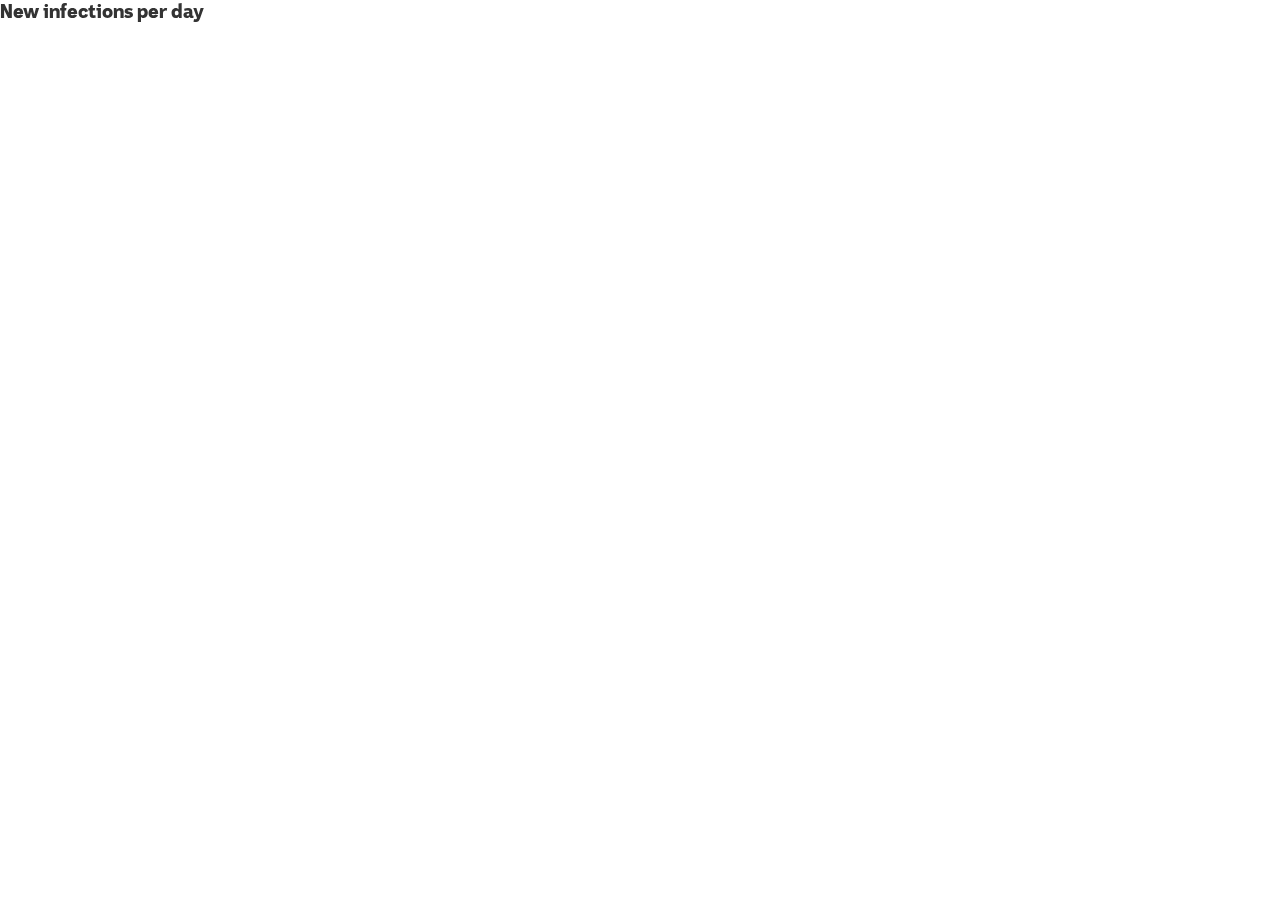
<file: index.html>
<!DOCTYPE html>
<html>
  <body>
    <script>
      // temporary redirect
      window.location = "https://markusmannheim.github.io/act-coronavirus-teaser/charts.html?field=new";
    </script>
  </body>
</html>
</file>
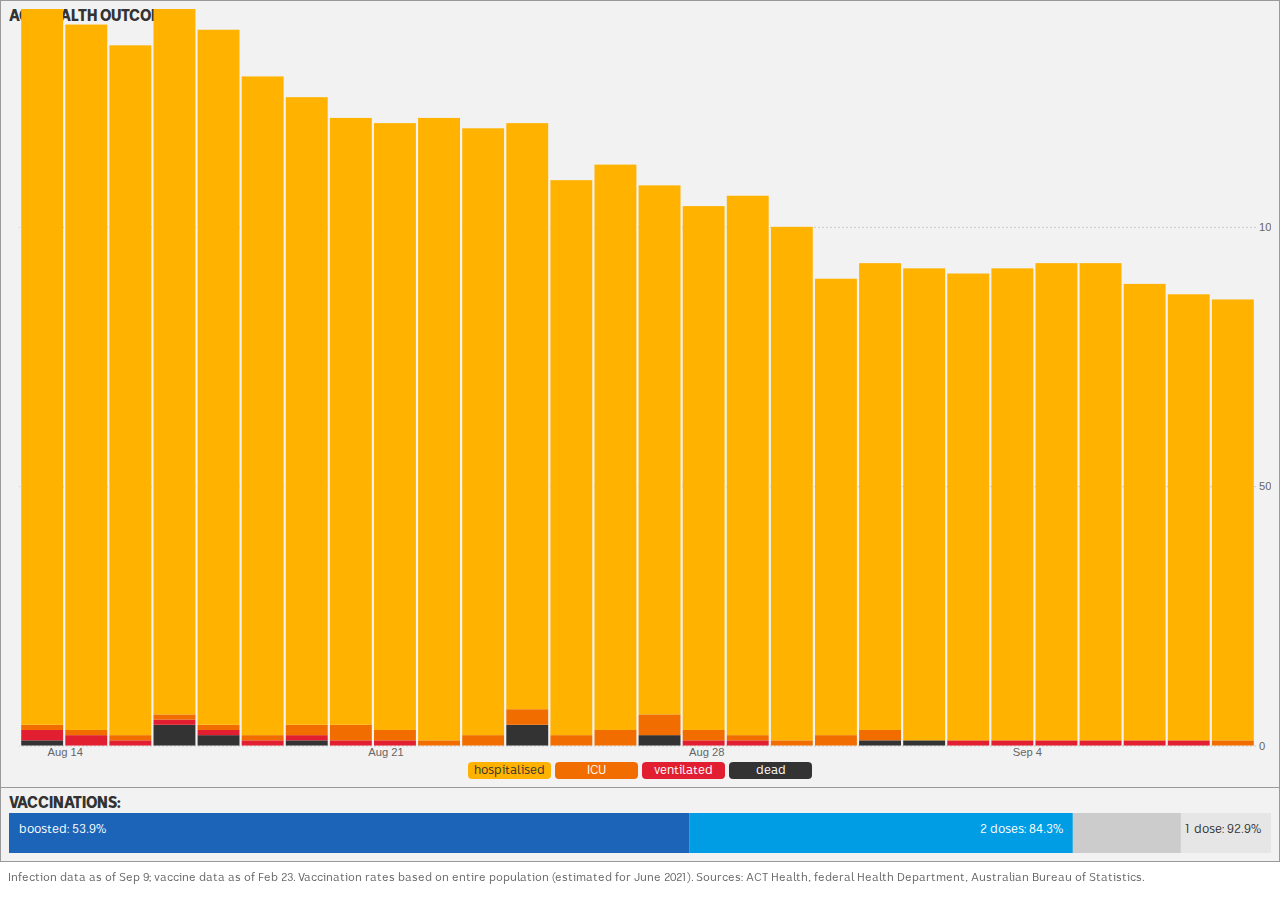
<file: index_old.html>
<!DOCTYPE html>
<html>
  <head>
    <!-- Google Analytics -->
    <script async src="https://www.googletagmanager.com/gtag/js?id=UA-155991615-1"></script>
    <script>
      window.dataLayer = window.dataLayer || [];
      function gtag(){dataLayer.push(arguments);}
      gtag("js", new Date());
      gtag("config", "UA-155991615-1");
    </script>

    <!-- metaphysics -->
    <meta charset="utf-8">
    <title>ACT COVID-19 snapshot</title>
    <meta name="author" content="Markus Mannheim">
    <meta name="keywords" content="covid19, coronavirus, canberra, act, abc, updates, statistics, data">
    <meta name="viewport" content="width=device-width, initial-scale=1.0">

    <!-- stuff for scrapers -->
    <meta property="og:title" content="ACT COVID-19 snapshot">
    <meta property="og:description" content="Visualising the disease and vaccine progress in Canberra.">
    <meta property="og:image" content="https://markusmannheim.github.io/act-coronavirus-teaser/resources/graph.jpg">
    <meta property="og:url" content="https://markusmannheim.github.io/act-coronavirus-teaser/">
    <meta property="og:type" content="website">
    <meta property="twitter:card" content="summary_large_image">
    <meta property="twitter:site" content="@MarkusMannheim">
    <meta property="twitter:creator" content="@MarkusMannheim">

    <!-- scripts -->
    <script src="./resources/d3.v7.min.js"></script>
    <link href="./resources/style.css" rel="stylesheet">
    <link href="./resources/abcLogo64.png" rel="icon">
  </head>

  <body>
    <div id="container">
      <div id="subcontainer">
        <div id="outcomeDiv">
          <svg id="outcomeChart" width=0 height=0>
            <g id="outcomeAxisGroup">
              <g id="outcomeXAxisGroup" class="axis"></g>
              <g id="outcomeYAxisGroup" class="axis"></g>
            </g>
            <g id="outcomeChartGroup">
              <text class="chartLabel">ACT HEALTH OUTCOMES:</text>
            </g>
          </svg>

          <div id="outcomeLegend">
            <div class="legend" id="legendHospitalised">hospitalised</div>
            <div class="legend" id="legendIntensiveCare">ICU</div>
            <div class="legend" id="legendVentilated">ventilated</div>
            <div class="legend" id="legendDeaths">dead</div>
          </div>
        </div>
        <div id="vaccineDiv">
          <svg id="vaccineChart" width=0 height=0>
            <g id="vaccineChartGroup">
              <rect id="vaccineBackground"></rect>
              <text class="chartLabel">VACCINATIONS:</text>
            </g>
          </svg>
        </div>
      </div>

      <div id="notes">Infection data as of <span id='caseDate'></span>; vaccine data as of <span id='vaxDate'></span>.
        Vaccination rates based on entire population (estimated for June 2021).
        Sources: ACT Health, federal Health Department, Australian Bureau of Statistics.</div>
    </div>

    <script>
      // page elements
      container = d3.select("#container");
      subcontainer = d3.select("#subcontainer");
      outcomeDiv = d3.select("#outcomeDiv");
      outcomeChart = d3.select("#outcomeChart");
      outcomeChartGroup = d3.select("#outcomeChartGroup");
      outcomeAxisGroup = d3.select("#outcomeAxisGroup");
      outcomeXAxisGroup = d3.select("#outcomeXAxisGroup");
      outcomeYAxisGroup = d3.select("#outcomeYAxisGroup");
      vaccineDiv = d3.select("#vaccineDiv");
      vaccineChart = d3.select("#vaccineChart");
      vaccineChartGroup = d3.select("#vaccineChartGroup");
      vaccineBackground = d3.select("#vaccineBackground");
      caseDate = d3.select("#caseDate");
      vaxDate = d3.select("#vaxDate");

      // load data
      Promise.all([
        d3.csv("./data/caseData.csv"),
        d3.csv("./data/vaxData.csv")
      ])
        .then(function(data) {

          // format data
          caseData = data[0]
            .map(function(d) {
              for (i in Object.keys(d)) {
                if (Object.keys(d)[i] == "date") {
                  d.date = new Date(d[Object.keys(d)[i]]);
                } else {
                  d[Object.keys(d)[i]] = +d[Object.keys(d)[i]];
                }
              }
              return d;
            });

          vaxData = data[1][0];
          for (i in Object.keys(vaxData)) {
            if (Object.keys(vaxData)[i] == "date") {
              vaxData.date = new Date(vaxData.date);
            } else {
              vaxData[Object.keys(vaxData)[i]] = +vaxData[Object.keys(vaxData)[i]];
            }
          }

          // update info fields with dates
          lastCaseDate = caseData[caseData.length - 1].date;
          caseDate.text(d3.timeFormat("%b %-d")(lastCaseDate));
          lastVaxDate = vaxData.date;
          vaxDate.text(d3.timeFormat("%b %-d")(lastVaxDate));

          // draw outcome chart
          chartData = caseData
            .filter(function(d) {
               return lastCaseDate - d.date < (28 * 24 * 60 * 60 * 1000);
            })
            .map(function(d) {
              return {
                date: d.date,
                dead: d.dead,
                ventilated: d.ventilated,
                "intensive care": d["intensive care"] - d.ventilated,
                hospitalised: d.hospitalised - d["intensive care"]
              };
            });

          stack = d3.stack()
            .keys(["dead", "ventilated", "intensive care", "hospitalised"])
            (chartData);

          outcomeX = d3.scaleTime()
            .domain(d3.extent(chartData, function(d) { return d.date; }));
          outcomeXBars = d3.scaleBand()
            .domain(chartData.map(function(d) { return d.date; }))
            .padding(.05);
          outcomeY = d3.scaleLinear()
            .domain([0, d3.max(chartData, function(d) { return d.hospitalised + d["intensive care"] + d.ventilated + d.dead; })]);

          outcomeXAxis = d3.axisBottom(outcomeX)
            .ticks(3, "%b %-d")
            .tickSize(0);
          outcomeYAxis = d3.axisRight(outcomeY)
            .ticks(3, "1s")
            .tickSize(0);

          layers = outcomeChartGroup
            .selectAll(".layer")
              .data(stack)
            .enter().append("g")
              .attr("class", function(d) { return d.key.replace(" ", "") + " layer"; });

          layers.each(function(d) {
            d3.select(this)
              .selectAll(".bar")
                .data(d)
              .enter().append("rect")
                .classed("bar", true);
          });

          // draw vaccine bar
          vaccineX = d3.scaleLinear()
            .domain([0, 432266]);

          vaccineData = [
            { name: "boosted", value: vaxData.boosters, start: 0 },
            { name: "two doses", value: vaxData.second, start: vaxData.boosters },
            { name: "one dose", value: vaxData.first, start: vaxData.second }
          ];

          vaxBars = vaccineChartGroup
            .selectAll(".vaxBar")
              .data(vaccineData)
            .enter().append("rect")
              .attr("class", function(d) { return d.name.replace(" ", "") + " vaxBar"; })
          vaxLabels = vaccineChartGroup
            .selectAll(".vaxLabel")
              .data(vaccineData)
            .enter().append("text")
              .attr("class", function(d) { return d.name.replace(" ", "") + " vaxLabel"; })
              .text(function(d) { return d.name.replace("one", "1").replace("two", "2") + ": " + d3.format(".1%")(d.value / 432266); });

          // pause then resize
          d3.timeout(function() {
            window.addEventListener("resize", resize);
            resize();
            d3.timeout(function() {
              resize();
            }, 500);
          }, 500);

        });

      function resize() {
        outcomeDimensions = outcomeChart.node().getBoundingClientRect();
        vaccineDimensions = vaccineChart.node().getBoundingClientRect();
        vaxLabelHeight = document.querySelector(".vaxLabel").getBBox().height;
        d3.selectAll(".chartLabel")
          .attr("y", 12);

        // draw outcomes chart
        outcomeMargin = { top: 0, right: 15, bottom: 12, left: 10 };
        outcomeX.range([outcomeMargin.left + outcomeXBars.bandwidth() / 2, outcomeDimensions.width - outcomeMargin.right -  + outcomeXBars.bandwidth() / 2]);
        outcomeXBars.range([outcomeMargin.left, outcomeDimensions.width - outcomeMargin.right]);
        outcomeY.range([outcomeDimensions.height - outcomeMargin.bottom, outcomeMargin.top]);

        outcomeXAxisGroup.attr("transform", "translate(0, " + (outcomeDimensions.height - outcomeMargin.bottom) + ")")
          .call(outcomeXAxis);
        outcomeYAxis.tickSizeInner(outcomeMargin.left + outcomeMargin.right - outcomeDimensions.width);
        outcomeYAxisGroup.attr("transform", "translate(" + (outcomeDimensions.width - outcomeMargin.right) + ", 0)")
          .call(outcomeYAxis);

        d3.selectAll(".bar")
          .attr("x", function(d) { return outcomeXBars(d.data.date); })
          .attr("y", function(d) { return outcomeY(d[1]); })
          .attr("height", function(d) { return outcomeY(d[0]) - outcomeY(d[1]); })
          .attr("width", outcomeXBars.bandwidth());

        // draw vaccine bar
        vaccineX.range([0, vaccineDimensions.width]);
        vaccineMargin = 17;

        vaccineBackground.attr("width", vaccineDimensions.width)
          .attr("height", vaccineDimensions.height - vaccineMargin)
          .attr("y", vaccineMargin);
        vaxBars.attr("height", vaccineDimensions.height - vaccineMargin)
          .attr("x", function(d) { return vaccineX(d.start); })
          .attr("y", vaccineMargin)
          .attr("width", function(d) { return vaccineX(d.value) - vaccineX(d.start); })

        vaxLabels.attr("y", vaccineMargin + (document.body.getBoundingClientRect().width < 500 ? 18 : 20))
          .attr("x", function(d) {
            return d.name == "boosted" ? 10 :
              d.name == "one dose" ? vaccineDimensions.width - 10 :
              0;
          });
        d3.select(".vaxLabel.twodoses")
          .attr("x", d3.min([document.querySelector(".vaxLabel.onedose").getBBox().x, document.querySelector(".vaxBar.twodoses").getBBox().width + document.querySelector(".vaxBar.twodoses").getBBox().x]) - 10);
      }
    </script>
  </body>
</html>
</file>
<file: resources/style.css>
@font-face {
 font-family: ABCSansNovaRegular;
 src: url(../fonts/ABCSansNova-Regular.otf);
}
@font-face {
 font-family: ABCSansNovaBlack;
 src: url(../fonts/ABCSansNova-Black.otf);
}
@font-face {
 font-family: ABCSansNovaLight;
 src: url(../fonts/ABCSansNova-Light.otf);
}
:root {
  font-size: 1em;
  font-family: ABCSansNovaRegular, Helvetica, sans-serif;
  color: #333;
  box-sizing: border-box;
}
body {
  margin: 0 0 1rem 0;
  overflow: hidden;
}
h1, p {
  margin: 0;
}
#container {
  position: fixed;
  top: 0;
  right: 0;
  left: 0;
  bottom: 1rem;
  display: flex;
  flex-flow: column;
}
#subcontainer {
  display: flex;
  flex-flow: column;
  background: #f2f2f2;
  border: solid 1pt #999;
  height: 100%;
}
#outcomeDiv {
  height: 100%;
  padding: .5rem;
  display: flex;
  flex-flow: column;
  border-bottom: solid 1px #999;
}
#outcomeChart {
  width: 100%;
  height: 100%;
}
#outcomeLegend {
  display: flex;
  flex-flow: row;
  justify-content: center;
  margin-top: .25rem;
}
.legend {
  color: white;
  padding: .1rem;
  font-size: .75rem;
  width: 80px;
  text-align: center;
  margin-right: .25rem;
  border-radius: .25rem;
}
.legend:last-child {
  margin-right: 0;
}
#legendHospitalised {
  background: #FFB300;
  color: #333;
}
#legendIntensiveCare {
  background: #f26d00;
}
#legendVentilated {
  background: #e11f30;
}
#legendDeaths {
  background: #333;
}
#vaccineDiv {
  height: 4rem;
  padding: .5rem;
  display: flex;
  flex-flow: column
}
#vaccineChart {
  height: 100%;
  width: 100%;
}
#notes {
  color: #666;
  font-size: .7rem;
  padding: .5rem .5rem 0 .5rem;
}
.axis .domain {
  stroke: none;
}
.axis .tick text {
  fill: #666;
  font-size: .7rem;
}
.axis .tick line {
  stroke: #ccc;
  stroke-dasharray: 2 2;
}
.hospitalised .bar {
  fill: #FFB300;
}
.intensivecare .bar {
  fill: #f26d00;
}
.ventilated .bar {
  fill: #e11f30;
}
.dead .bar {
  fill: #333;
}
#vaccineBackground {
  fill: #e6e6e6;
}
.vaxBar.boosted {
  fill: #1c64b8;
}
.vaxBar.twodoses {
  fill: #009de5;
}
.vaxBar.onedose {
  fill: #ccc;
}
.chartLabel {
  font-size: 1rem;
  font-family: ABCSansNovaBlack, "Arial Black", Helvetica, sans-serif;
  fill: #333;
}
.vaxLabel {
  font-size: .75rem;
  fill: white;
  text-anchor: end;
}
.vaxLabel.boosted {
  text-anchor: start;
}
.vaxLabel.onedose {
  fill: #333;
}
@media only screen and (max-width: 500px) {
  #notes {
    font-size: .65rem;
  }
  .chartLabel {
    font-size: .9rem;
  }
}
</file>
